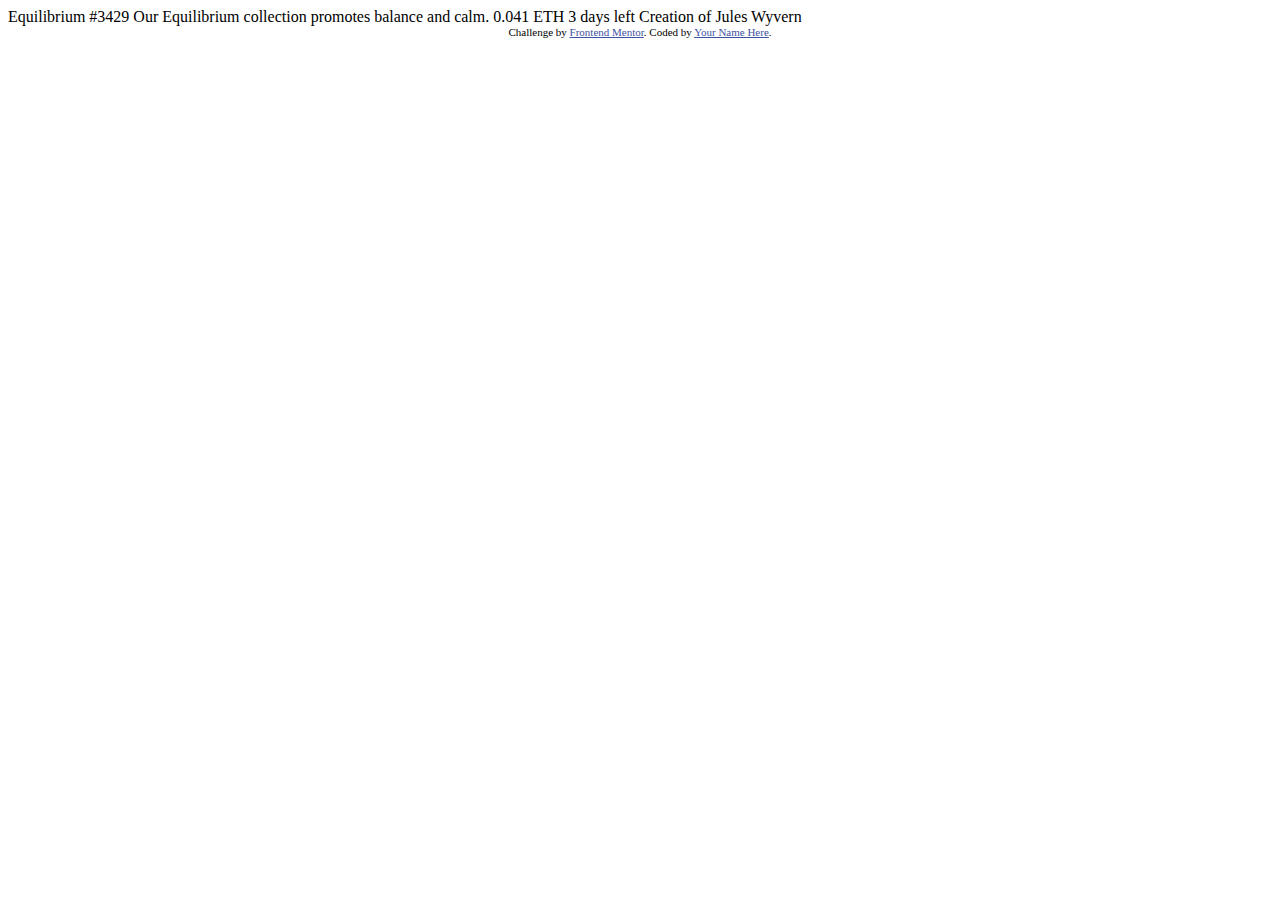
<file: nft-preview-card-component-1/index.html>
<!DOCTYPE html>
<html lang="en">
<head>
  <meta charset="UTF-8">
  <meta name="viewport" content="width=device-width, initial-scale=1.0"> <!-- displays site properly based on user's device -->

  <link rel="icon" type="image/png" sizes="32x32" href="./images/favicon-32x32.png">
  
  <title>Frontend Mentor | NFT preview card component</title>

  <!-- Feel free to remove these styles or customise in your own stylesheet 👍 -->
  <style>
    .attribution { font-size: 11px; text-align: center; }
    .attribution a { color: hsl(228, 45%, 44%); }
  </style>
</head>
<body>

  Equilibrium #3429

  Our Equilibrium collection promotes balance and calm.

  0.041 ETH
  3 days left
  
  Creation of Jules Wyvern

  <div class="attribution">
    Challenge by <a href="https://www.frontendmentor.io?ref=challenge" target="_blank">Frontend Mentor</a>. 
    Coded by <a href="#">Your Name Here</a>.
  </div>
</body>
</html>
</file>
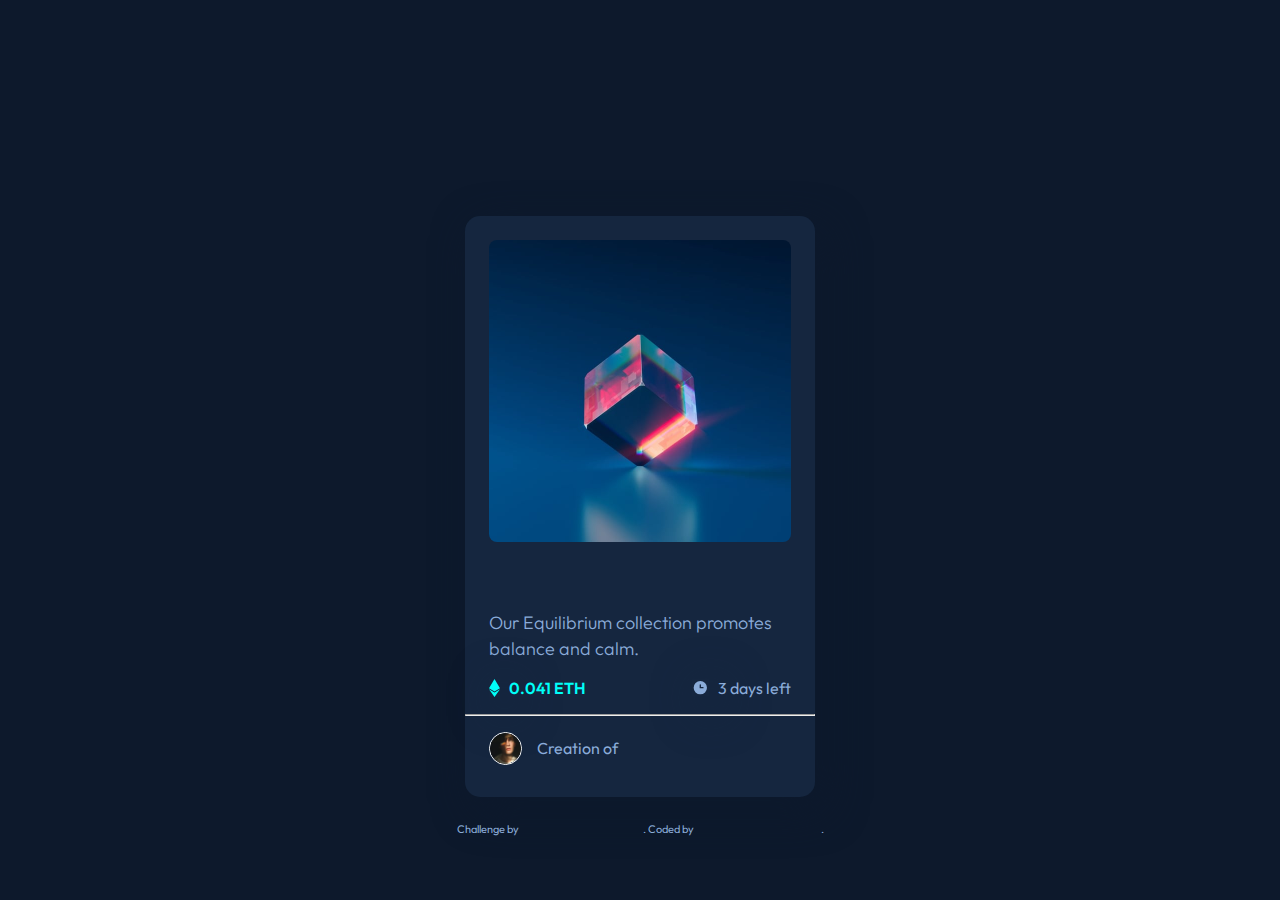
<file: nft-preview-card-component/index.html>
<!DOCTYPE html>
<html lang="en">
<head>
  <meta charset="UTF-8">
  <meta name="viewport" content="width=device-width, initial-scale=1.0"> <!-- displays site properly based on user's device -->
    <link rel="stylesheet" href="./style.css">
  <link rel="icon" type="image/png" sizes="32x32" href="./images/favicon-32x32.png">  
  <title>Frontend Mentor | NFT preview card component</title>
  <!-- Feel free to remove these styles or customise in your own stylesheet 👍 -->
</head>
<body>
    <div class="container">
      <div class="card">
        <div class="equilibrium">
          <img src="./images/image-equilibrium.jpg" alt="">
            <div class="view">
            <img src="./images/icon-view.svg" alt="" >
            </div>
        </div>
        <div class="box_title">
          <a href="#">Equilibrium #3429</a>
          <p>Our Equilibrium collection promotes balance and calm.</p>
        </div>
        <div class="box_info">
          <div class="eth">
            <img src="./images/icon-ethereum.svg" alt="">
              <p>0.041 ETH</p>
          </div>
            <div class="clock">
              <img src="./images/icon-clock.svg" alt="">
                <p>3 days left</p>
            </div>
        </div>
        <hr>
        <div class="avatar">
          <img src="./images/image-avatar.png" alt="">
          <p>Creation of <a href="#">Jules Wyvern</a></p>
        </div>
      </div>
    <div class="attribution">
      Challenge by <a href="https://github.com/gagakik/nft-preview-card-component.git" target="_blank">Frontend Mentor</a>. 
      Coded by <a href="#">Gaga Kikvilashvili</a>.
    </div>
  </div>
</body>
</html>
</file>
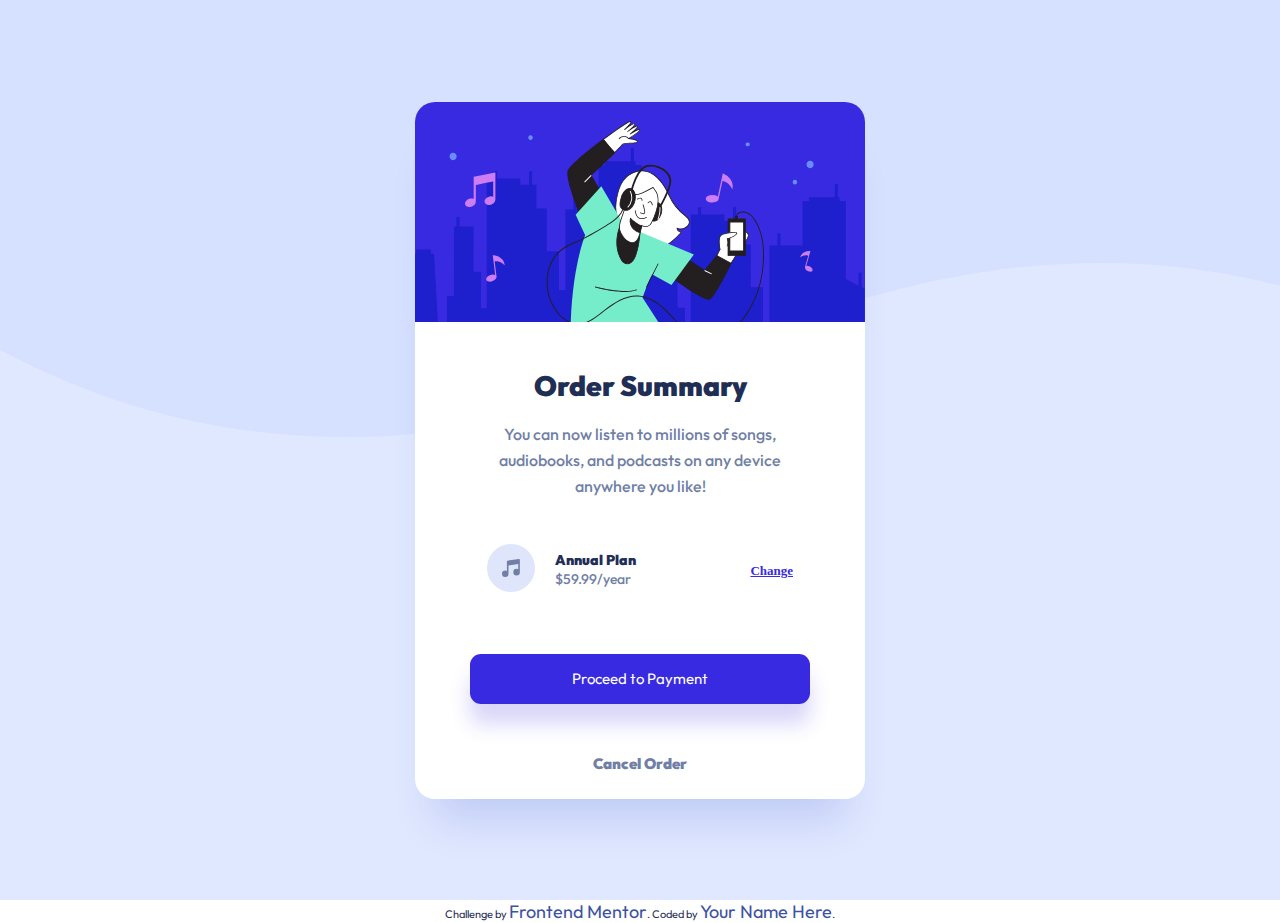
<file: order-summary-component/index.html>
<!DOCTYPE html>
<html lang="en">
<head>
  <meta charset="UTF-8">
  <meta name="viewport" content="width=device-width, initial-scale=1.0"> <!-- displays site properly based on user's device -->
  <link rel="icon" type="image/png" sizes="32x32" href="./images/favicon-32x32.png">
  <title>Frontend Mentor | Order summary card</title>
<link rel="stylesheet" href="./style.css">
  <!-- Feel free to remove these styles or customise in your own stylesheet 👍 -->
  <style>
    .attribution { font-size: 11px; text-align: center; }
    .attribution a { color: hsl(228, 45%, 44%); }
  </style>
</head>
<body>
  <div class="container">
    <div class="card">
      <div class="img">
        <img src="./images/illustration-hero.svg" alt="">
      </div>
      <div class="order">
        <h1>Order Summary</h1>
        <p>You can now listen to millions of songs, audiobooks, and podcasts on any 
          device anywhere you like!</p>
      </div>
      <div class="music">
        <div class="logo">
          <div class="icon">
            <img src="./images/icon-music.svg" alt="">
          </div>
          <div class="plan">
            <p class="annual">Annual Plan</p>
            <p class="year">$59.99/year</p>
          </div>
        </div>
        <a href="#">Change</a>
      </div>
      <div class="payment">
        <button class="btn">Proceed to Payment</button>
        <a href="">Cancel Order</a>
      </div>
    </div>
  </div>
  <div class="attribution">
    Challenge by <a href="https://www.frontendmentor.io?ref=challenge" target="_blank">Frontend Mentor</a>. 
    Coded by <a href="#">Your Name Here</a>.
  </div>
</body>
</html>
</file>
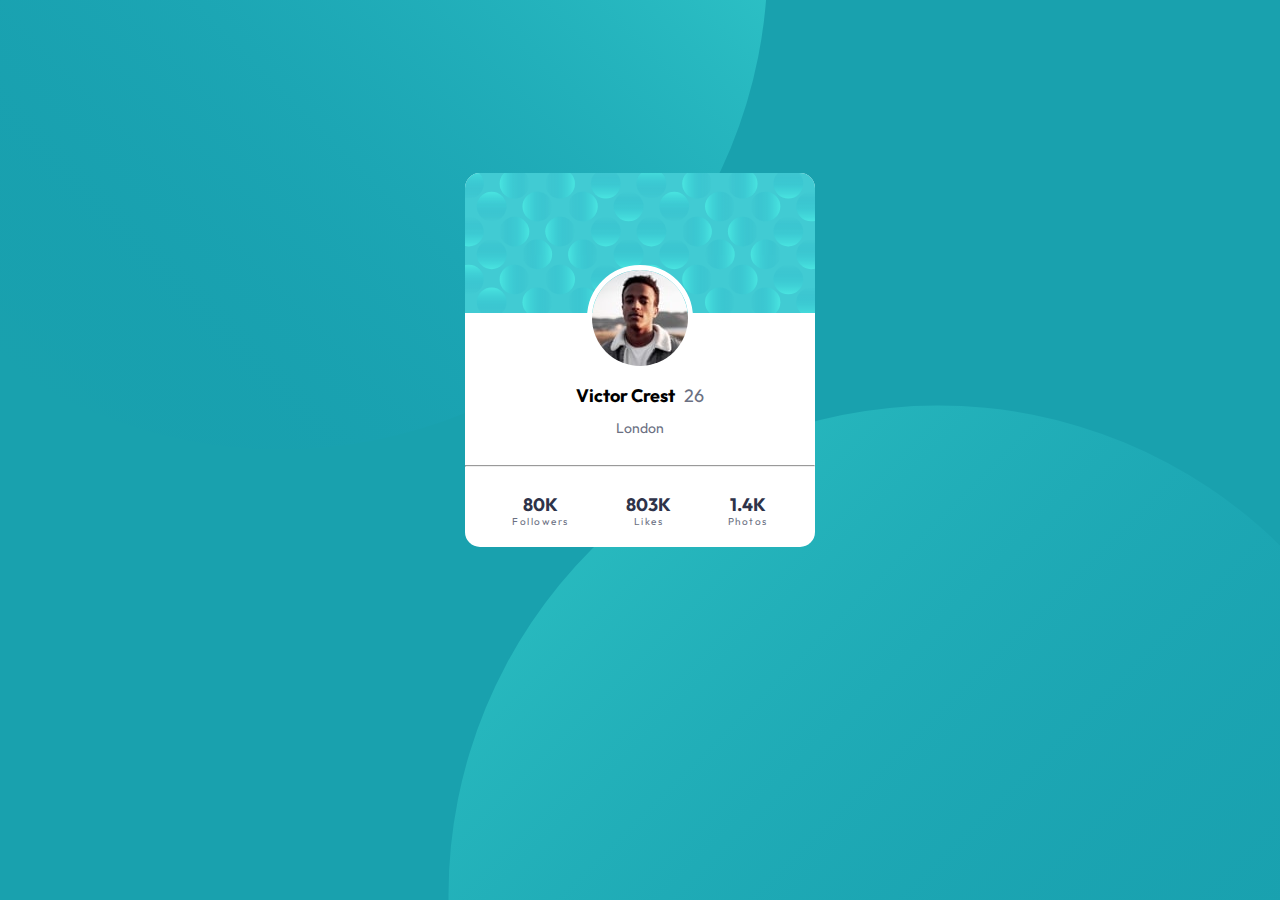
<file: profile-card-component-main/index.html>
<!DOCTYPE html>
<html lang="en">
<head>
  <meta charset="UTF-8">
  <meta name="viewport" content="width=device-width, initial-scale=1.0"> <!-- displays site properly based on user's device -->
<link rel="stylesheet" href="./style.css">
  <link rel="icon" type="image/png" sizes="32x32" href="./images/favicon-32x32.png">
  
  <title>Frontend Mentor | Profile card component</title>

  <!-- Feel free to remove these styles or customise in your own stylesheet 👍 -->
  <style>
    .attribution { font-size: 11px; text-align: center; }
    .attribution a { color: hsl(228, 45%, 44%); }
  </style>
</head>
<body>

  <div class="container">
    <div class="wrapper">
      <div class="top_img">
        <img src="./images/bg-pattern-card.svg" alt="" class="back">
        <img src="./images/image-victor.jpg" alt="" class="victor">
      </div>
      <div class="name">
        <h2>Victor Crest</h2>
        <p>26</p>
      </div>
      <div class="location">
      <p>London</p>
      </div>
      <hr>
      <div class="level">
        <div class="likes">
          <h2>80K</h2>
          <p>Followers </p>
        </div>
        <div class="likes">
          <h2>803K</h2>
          <p>Likes</p>
        </div>
        <div class="likes">
          <h2>1.4K</h2>
          <p>Photos</p>
        </div>
      </div>
    </div>
  </div>
  </div>
</body>
</html>
</file>
<file: nft-preview-card-component/style.css>
@import url('https://fonts.googleapis.com/css2?family=Outfit:wght@300;400;600&display=swap');

* {
    text-decoration: none;
    text-transform: none;
    margin: 0;
    padding: 0;
    box-sizing: border-box;
}



body {
    font-family: 'Outfit', sans-serif;
    font-style: normal;
}
.container {
    margin: 0 auto;
    height: 100vh;
    display: flex;
    flex-direction: column;
    align-items: center;
    justify-content: center;
    max-width: 1440px;
    background-color: #0D192C;
}

.card {
    max-width: 350px;
    max-height: 596px;
    background-color: #15263f;
    border-radius: 15px;
    -webkit-box-shadow: 10px 13px 40px 0px rgba(13,25,44,1);
-moz-box-shadow: 10px 13px 40px 0px rgba(13,25,44,1);
box-shadow: 10px 13px 40px 0px rgba(13,25,44,1);
}

.equilibrium {
    position: relative;
    margin: 24px;
    border-radius: 8px;
    overflow: hidden;
}

.equilibrium img {
    width: 100%;
    display: block;
}

.view {
    position: absolute;
    left: 0;
    top: 0;
    height: 100%;
    width: 100%;
    background-color: aqua;
    cursor: pointer;
    opacity: 0.5;
    display: none;
}

.equilibrium:hover .view {
    display: block;
}

.view img {
    position: absolute;
    width: 44px;
    left: 50%;
    top: 50%;
    transform: translate(-50%,-50%);
}

.box_title {
    margin: 0px 24px;
}

.box_title a {
color: #fff;
font-style: normal;
font-weight: 600;
font-size: 22px;
line-height: 28px;
cursor: pointer;
}

.box_title a:hover {
    color: #00FFF8;
}

.box_title p{
font-style: normal;
font-weight: 300;
font-size: 18px;
line-height: 26px;
color: #8BACD9;
margin-top: 16px;
}

.box_info {
    display: flex;
    margin: 16px 24px;
    justify-content: space-between;
   
}

.box_info img {box-shadow: 10px 10px 40px 10px rgba(21,38,63,0.48);
    -webkit-box-shadow: 10px 10px 40px 10px rgba(21,38,63,0.48);
    -moz-box-shadow: 10px 10px 40px 10px rgba(21,38,63,0.48);
    margin-right: 9px;
}

.eth {
    display: flex;
    align-items: center;
}

.eth p {
    color: #00FFF8;
    font-weight: 600;
    font-size: 16px;
    line-height: 20px;
}

.clock {
display: flex;
align-items: center;
}

.clock p {
    color: #8BACD9;
    font-weight: 400;
    font-size: 16px;
    line-height: 20px;
}

.avatar {
    display: flex;
    align-items: center;
    margin: 16px 16px 32px 24px;

}

.avatar a {
    color: #fff;
    font-weight: 400;
    font-size: 15px;
    line-height: 19px;
    cursor: pointer;
}

.avatar a:hover {
color: #00FFF8;
}

.avatar img {
    width: 33px;
    border-radius: 50%;
    border: solid 1px #fff;
    margin-right: 15px;
}

.avatar p {
    color: #8BACD9;
    font-weight: 400;
    font-size: 16px;
    line-height: 20px;
}

.attribution {
    margin-top: 20px;
    color: #8BACD9;
    
}

.attribution a {
    color: #fff;
    font-weight: 400;
    font-size: 16px;
    line-height: 20px;
    cursor: pointer;
}

.attribution a:hover {
    color: #00FFF8;
}



<<<<<<< HEAD
=======
.fw-400 {
    font-weight: 400;
}

.container {
    display: flex;
    margin: 0 auto;
    align-items: center;
    flex-direction: column;
    background-color: #0D192C;
    height: 100vh;
    max-width: 1440px;
    min-width: 375px;
}
.card {
    margin-top: 152px;
    justify-content: center;
    max-width: 350px;
    display: flex;
    flex-direction: column;
    background-color: #15263F;
    border-radius: 15px;
}

.img-link {
    display: flex;
    justify-content: center;
    margin: 24px;
    max-width: 302px;
    align-items: center;
    border-radius: 8px;
}

.img {
    border-radius: 8px;
    position: absolute;
    max-width: 302px;
}

.img:hover {
    opacity: 0.4;
}

a {
    opacity: 0;
}

a:hover {
    opacity: 0.7;
    background: #00FFF8;
}

.eye {
    width: 44px;
    opacity: 0;
    position: absolute;
}

.eye:hover {
    opacity: 1;
}


.img-link a {
    justify-content: center;
    align-items: center;
    display: flex;
    width: 302px;
    height: 302px;
    border-radius: 8px;
    opacity: 1;
}

.img-link a:hover {
    background-color: #00FFF8;
    }


.content {
font-weight: 300;
font-size: 18px;
line-height: 26px;
color: #8BACD9;
margin: 16px 24px 0px 24px;
}


.title {
    display: flex;
    margin: 24px 24px 0px 24px;
    justify-content: space-between;
    padding: 0px 0px 24px 0px;
    border-bottom: #2E405A solid 1px;
}

.left img {
    margin-right: 6.49px;
    width: 10px;
    height: 15px;
}

.right img {
    width: 16px;
    height: 16px;
}

.left p {
font-weight: 600;
font-size: 16px;
line-height: 20px;
color: #00FFF8;
}

.left {
    display: flex;
    align-items: center;
}


.right {
    display: flex;
    align-items: center;
}

.right img {
    margin-right: 9.03px;
}

.right p {
font-size: 16px;
line-height: 20px;
color: #8BACD9;
}

.attribution {
    font-size:11px;text-align:center
}
.attribution a{
    color:#3e52a3
}

.coment {
    display: flex;
    margin: 16px 16px 32px 16px;
    align-items: center;
}

.coment img {
    margin-right: 16px;
    border: solid 1px #FFFFFF;
    border-radius: 50%;
}

.prof {
font-size: 16px;
line-height: 20px;
color: #8BACD9;
margin-right: 6px;
}

.name {
font-size: 16px;
line-height: 20px;
color: #FFFFFF;
}
>>>>>>> b0cabc0811ce8b2fd4539ca956d400b7c77317c3
</file>
<file: order-summary-component/style.css>
@import url('https://fonts.googleapis.com/css2?family=Outfit:wght@300;400;600&display=swap');



* {
    font-family: 'Outfit', sans-serif;
    padding: 0;
    margin: 0;
    box-sizing: border-box;
    color: #1F2E55;
    font-size: 18px;
    text-decoration: none;
    text-transform: none;
}
body {
    font-family: 'Red Hat Display';
    font-style: normal;
}


.container {
    margin: auto;
    max-width: 1440px;
    justify-content: center;
    align-items: center;
    display: flex;
    background-color: #E0E8FF;
    background-image: url(./images/pattern-background-desktop.svg);
    background-repeat: no-repeat, repeat;
    height: 100vh;
}

.card {
    position: relative;
    max-width: 450px;
    max-height: 697px;
    background: #FFFFFF;
box-shadow: 0px 40px 40px -20px rgba(13, 48, 189, 0.151826);
border-radius: 20px;
overflow: hidden;
}

.img img{
    display: block;
    width: 100%;
    max-height: 220px;
}

.order {
    margin-top: 45px;
    display: flex;
    flex-direction: column;
}

.order h1 {
    color: #1F2E55;
    font-weight: 900;
    font-size: 28px;
    line-height: 37px;
    text-align: center;
}

.order p {
    color: #717FA6;
    font-weight: 500;
    font-size: 16px;
    line-height: 26px;
    text-align: center;
    margin: 17px 48px 45px 48px;
}

.music {
    display: flex;
    justify-content: space-between;
    margin: 0px 72px;
    align-items: center;

}

.logo {
    display: flex;
    align-items: center;
}
.plan {
    display: flex;
    flex-direction: column;
    margin-left: 20px;
}

.annual {
font-weight: 900;
font-size: 14px;
line-height: 19px;
color: #1F2E55;
}

.year {
    font-weight: 500;
    font-size: 14px;
    line-height: 19px;
    color: #717FA6;
}

.music a {
    font-family: 'Red Hat Display';
    font-style: normal;
    font-weight: 700;
    font-size: 13px;
    line-height: 17px;
    text-decoration-line:underline;
    color: #382AE1;
}

.music a:hover {
    color: #766CF1;
    text-decoration: none;
}

.payment{
    margin-top: 57px;
    display: flex;
    flex-direction: column;
    align-items: center;
    position: relative;
}

.btn {
    padding: 15px 102px;
    max-width: 354px;
    max-height: 50px;
    border-radius: 11px;
    border: none;
    left: 0%;
    right: 0%;
    top: 0%;
    bottom: 0%;
    background: #382AE1;
    box-shadow: 0px 20px 20px rgba(56, 42, 225, 0.190291);
    cursor: pointer;
    color: #FFFFFF;
    font-size: 15px;
    line-height: 20px;
}

.btn:hover {
    background: #766CF1;
}

.payment a {
    margin: 50px 0px 48px 0px;
    font-weight: 900;
    font-size: 15px;
    line-height: 20px;
    color: #717FA6;
}

.payment a:hover {
    color: #1F2E55;
}


@media only screen and (max-width: 600px) {
    .card {
        max-width: 327px;
        max-height: 567px;
    }
    .img img {
        max-height: 160px;
    }
    
    .order {
        margin-top: 24px;
    }
    
    .order h1 {
        font-size: 22px;
    }
    
    .order p {
        margin: 16px 32px 45px 32px;
    }
    
    .music {
        margin: 0px 40px;
    }
    
   
    
    .payment{
        margin-top: 40px;
    }
    
    .btn {
        padding: 15px 65px;
    }
    
    
    .payment a {
        margin: 24px 0px 24px 0px;
    }

    .container {
        max-width: 600px;
    }
    

  }
</file>
<file: profile-card-component-main/style.css>
@import url('https://fonts.googleapis.com/css2?family=Outfit:wght@300;400;600&display=swap');
* {
    margin: 0;
    padding: 0;
    box-sizing: border-box;
    text-decoration: none;
    text-transform: none;
}

body {
    font-size: 18px;
    font-family: 'Outfit', sans-serif;
    font-style: normal;
}

.container {
    margin: 0 auto;
    display: flex;
    flex-direction: column;
    align-items: center;
    max-width: 1440px;
    background-color: #19A1AE;
    height: 100vh;
    background-image: url(./images/bg-pattern-top.svg), 
    url(./images/bg-pattern-bottom.svg);
    background-repeat: no-repeat, no-repeat;
    background-position: right 40vw bottom 50vh, left 35vw top 45vh;
}

.wrapper {
    position: relative;
    max-width: 350px;
    max-height: 374px;
    border-radius: 15px;
    overflow: hidden;
    margin-top: 173px;
    background-color: #fff;
}

.top_img {
    position: relative;
    display: flex;
    flex-direction: column;
    align-items: center;
}

.back {
    max-height: 140px;
}

.victor {
    position: fixed;
    border-radius: 50%;
    margin-top: 92px;
    border: 5px solid #FFFFFF;
    display: block;

}


.name {
    display: flex;
    justify-content: center;
    margin-top: 72px;
    display: flex;
    gap: 8.5px;
}

.name h2 {
    color: 2E3349;
    font-weight: 700;
    font-size: 18px;
    line-height: 22px;
    text-align: center;
}

.name p {
font-weight: 400;
font-size: 18px;
line-height: 22px;
text-align: center;
color: #6B7082;
}

.location {
    display: flex;
    justify-content: center;
    margin-top: 13px;
}

.location p{
    font-weight: 400;
    font-size: 14px;
    line-height: 17px;
    text-align: center;
    color: #6B7082;
}

hr {
    margin-top: 28px;
}

.level {
    display: flex;
    justify-content: center;
    gap: 57px;
    margin: 27px 0px 24px 0px;
}

.likes {
    display: flex;
    flex-direction: column;
    align-items: center;
}

.likes h2 {
    font-weight: 700;
    font-size: 18px;
    line-height: 22px;
    text-align: center;
    color: #2E3349;
}

.likes p {
    font-weight: 400;
    font-size: 10px;
    line-height: 12px;
    text-align: center;
    letter-spacing: 1.5px;
    color: #6B7082;
}

@media only screen and (max-width: 400px) {
    .wrapper {
        max-width: 326px;

    }
}
</file>
